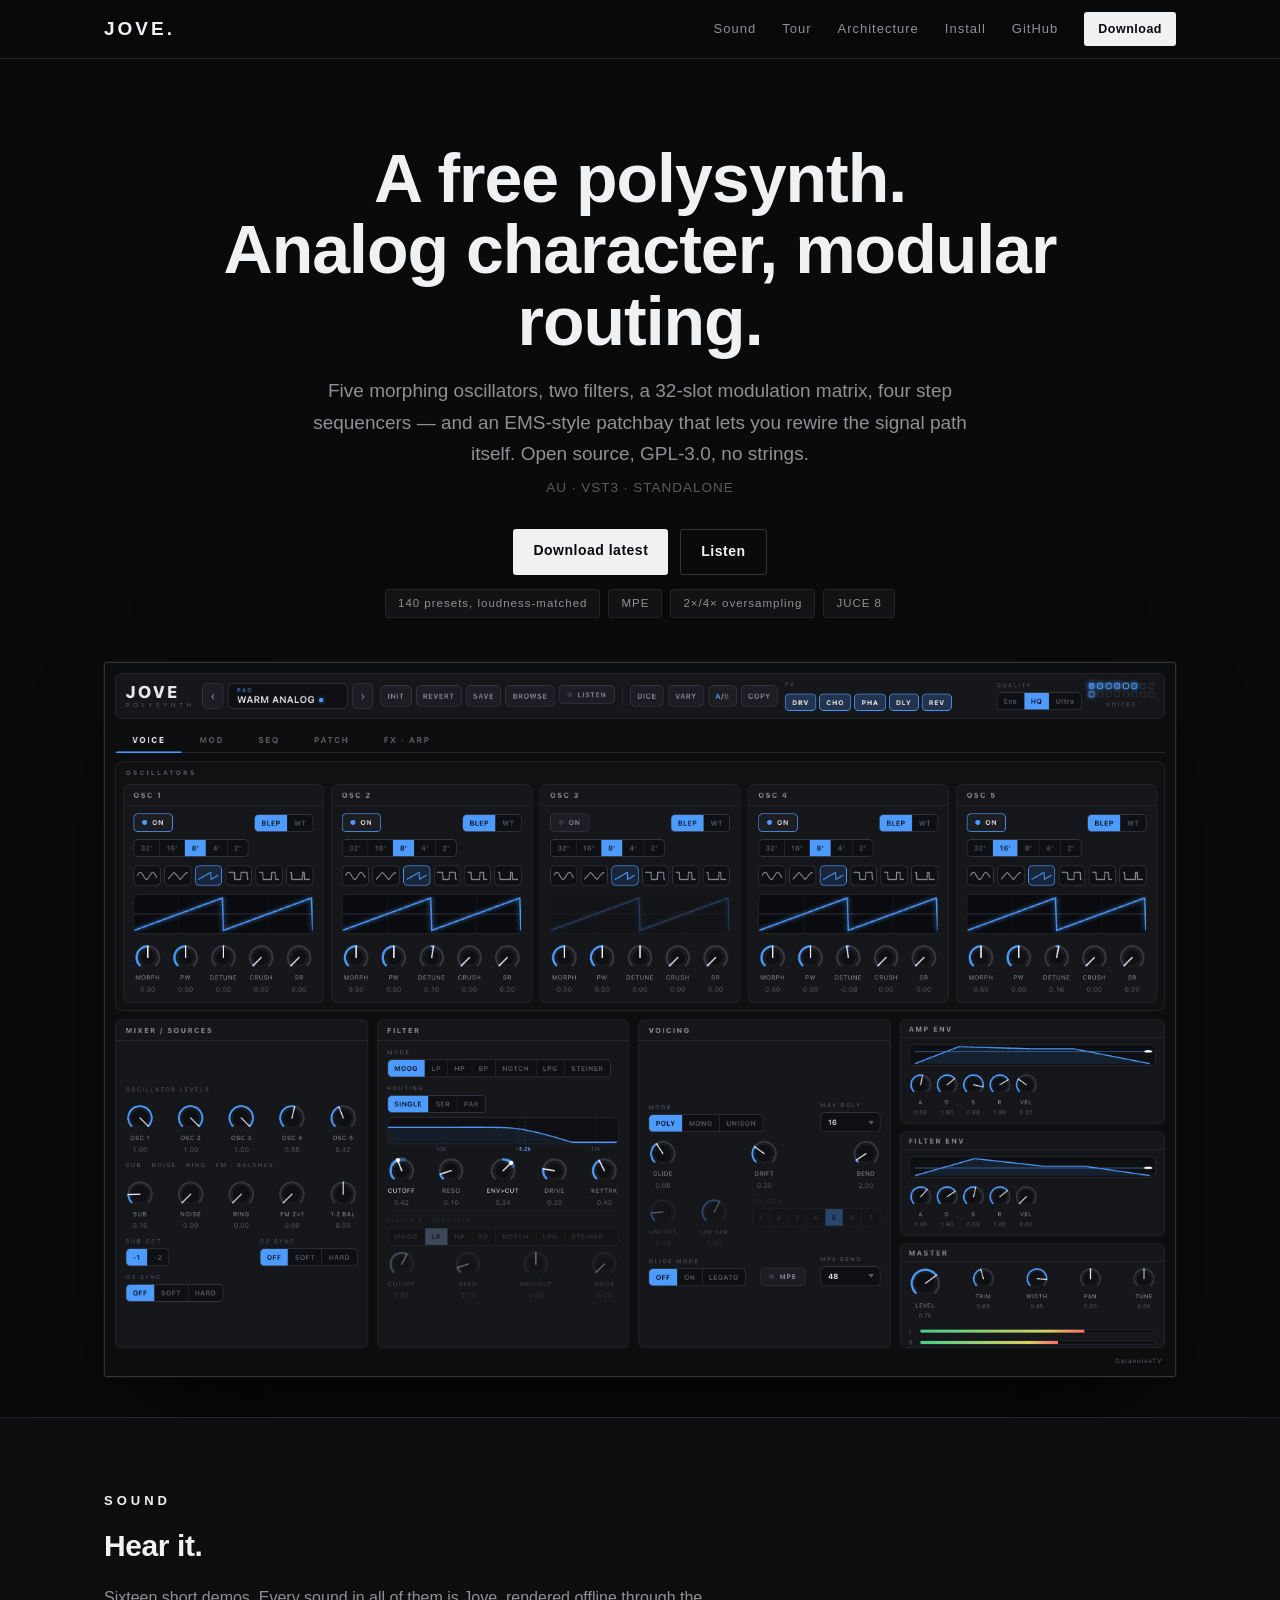
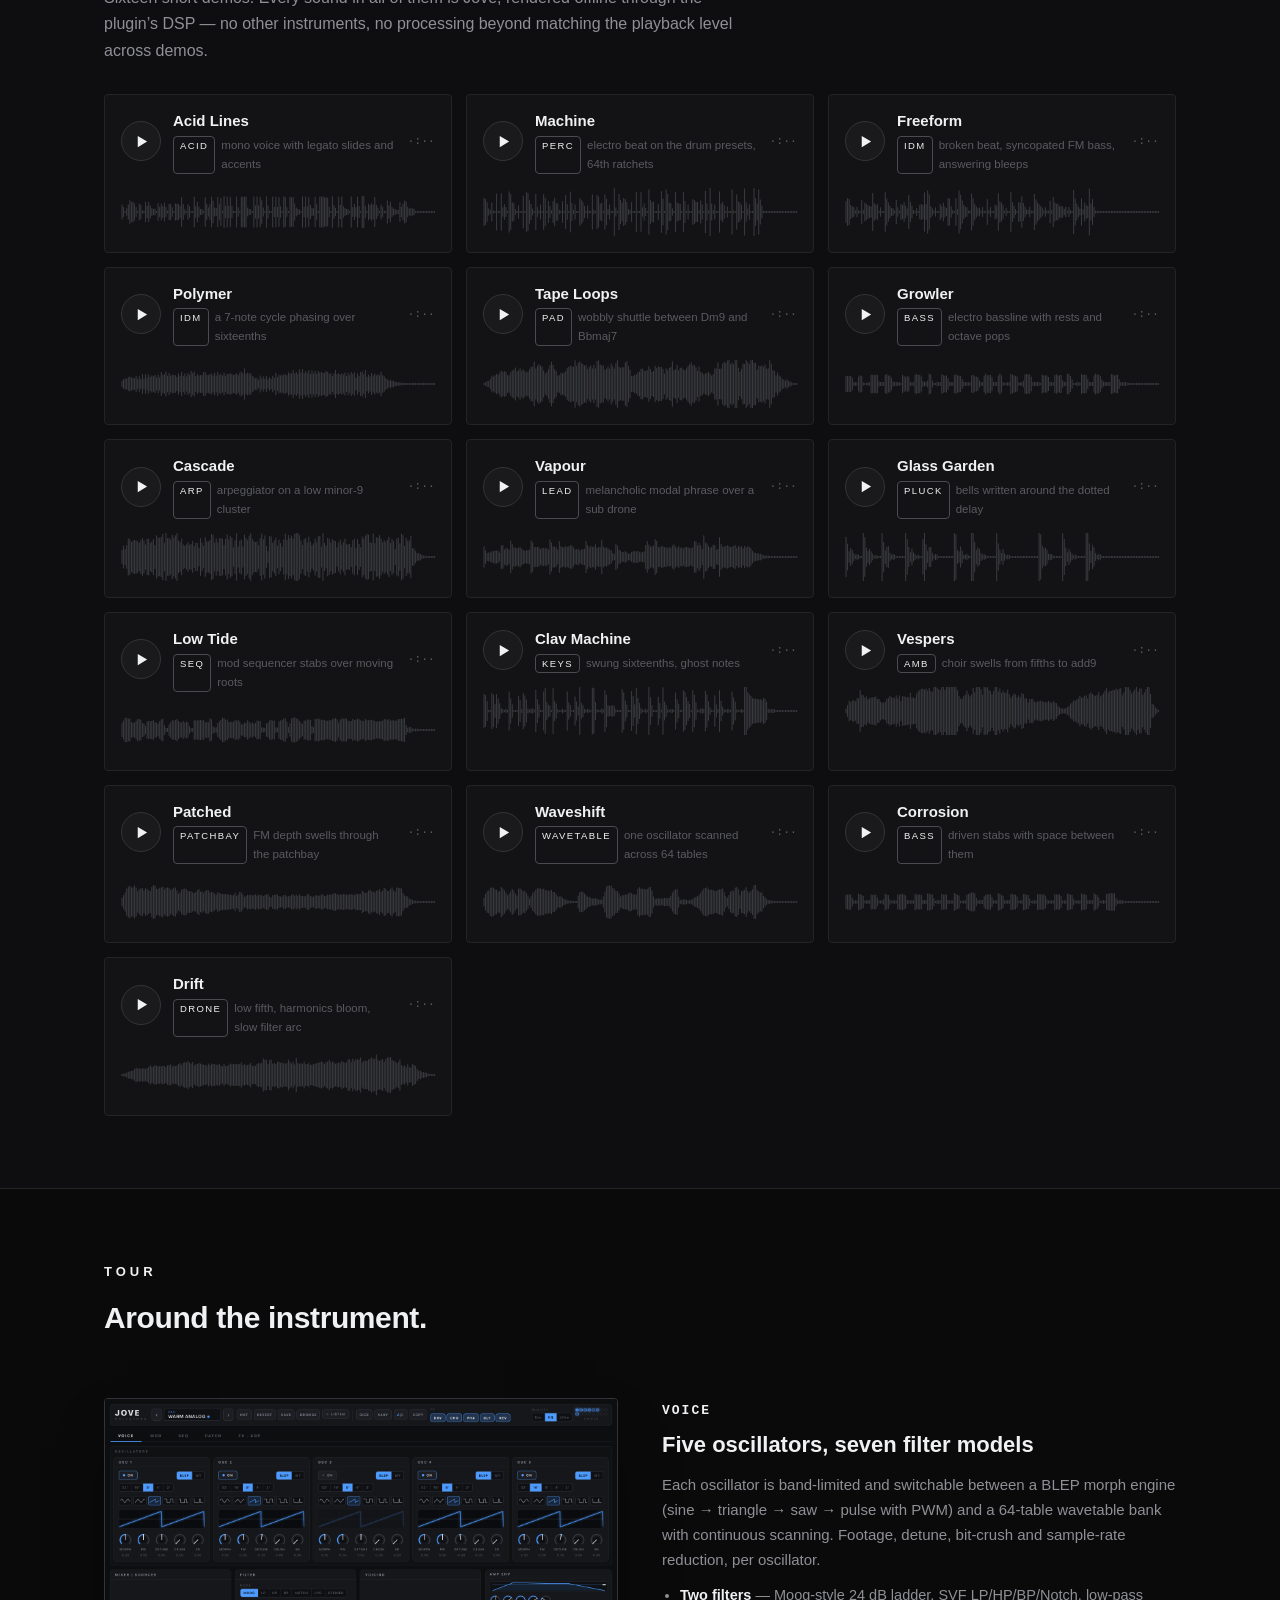
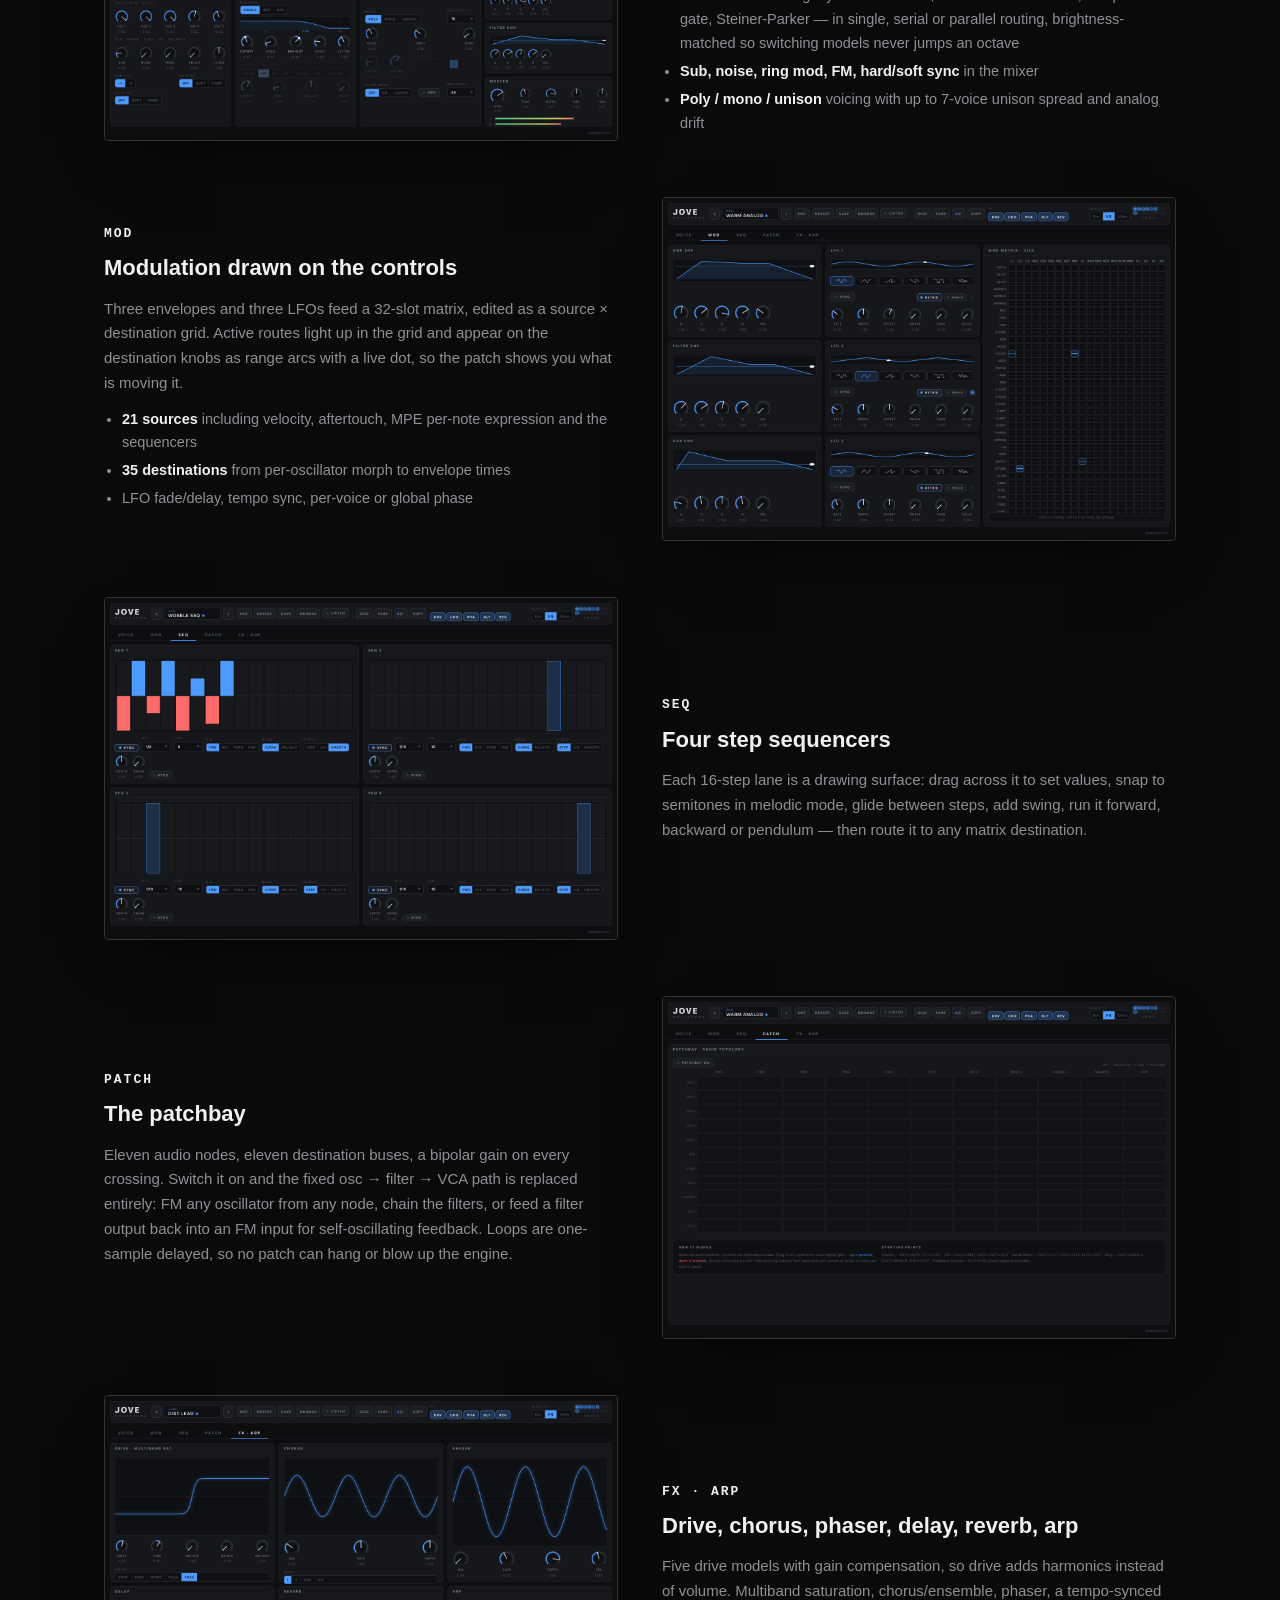
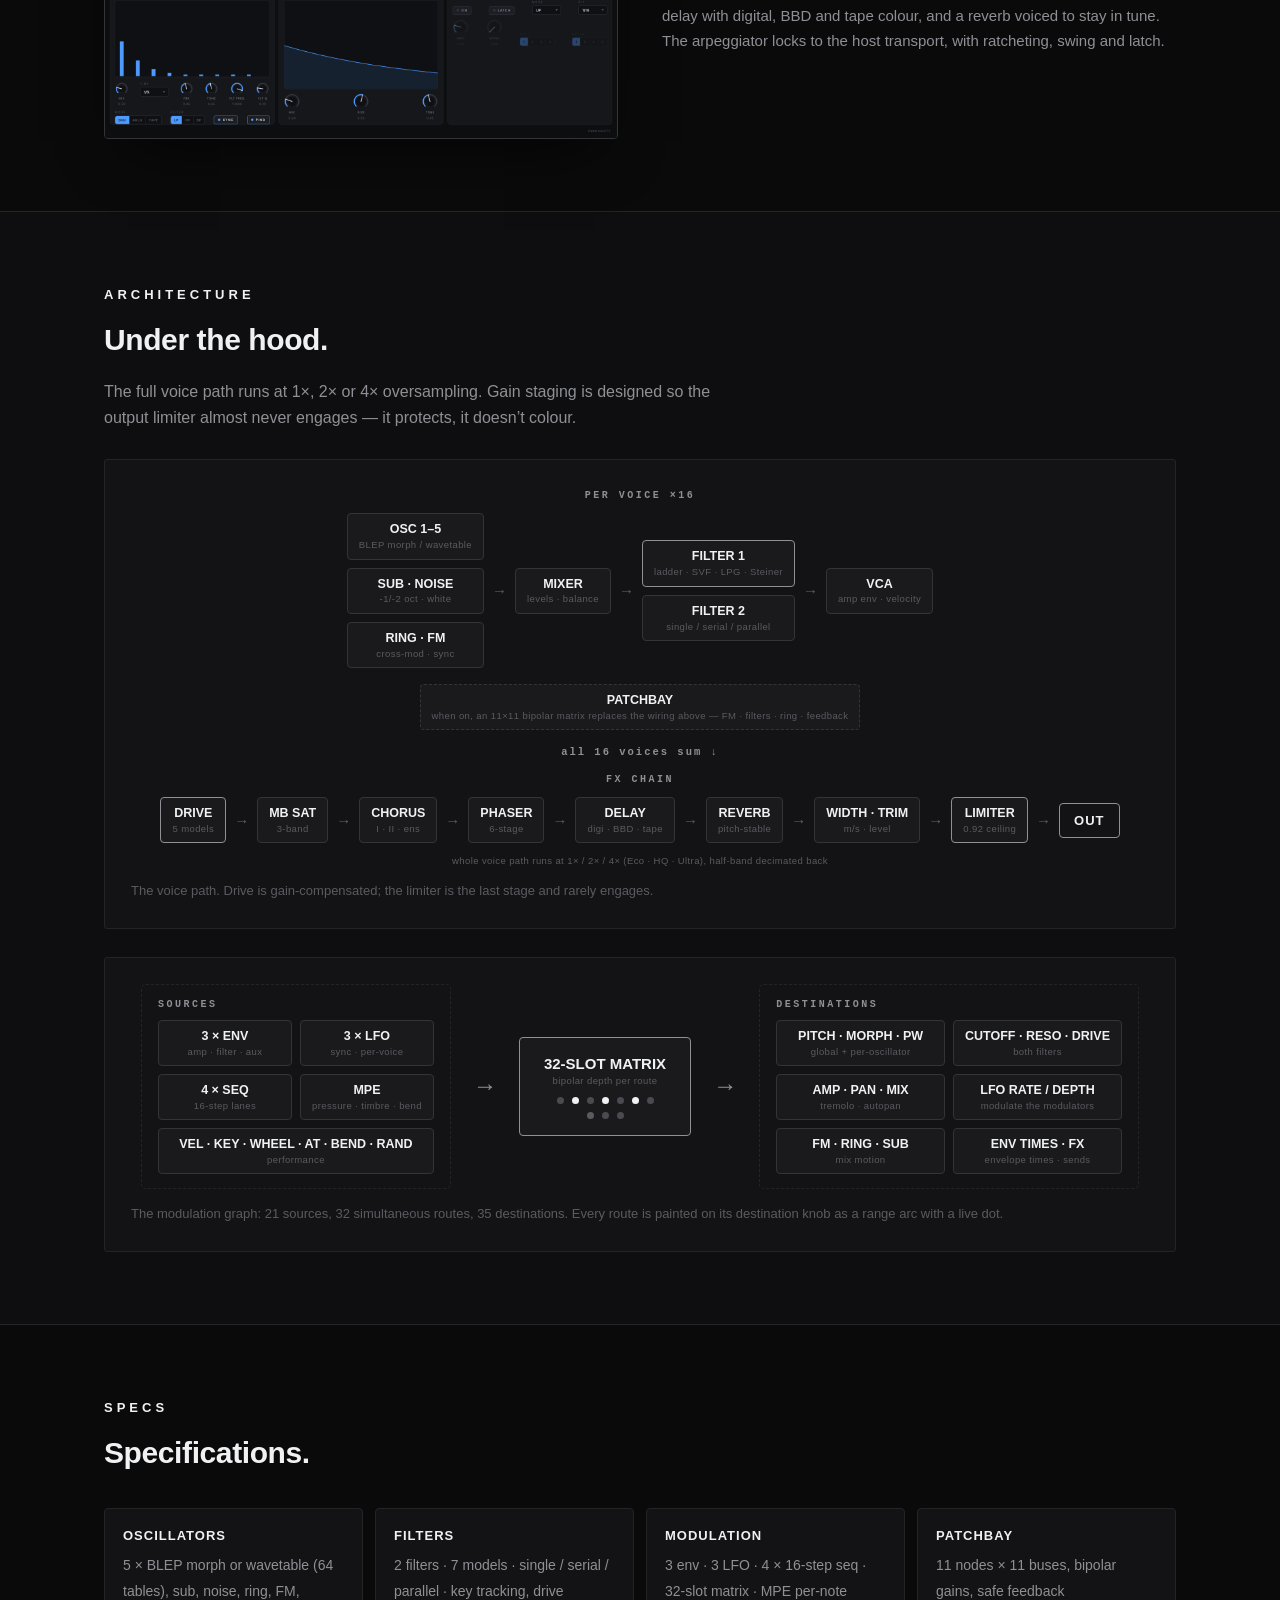
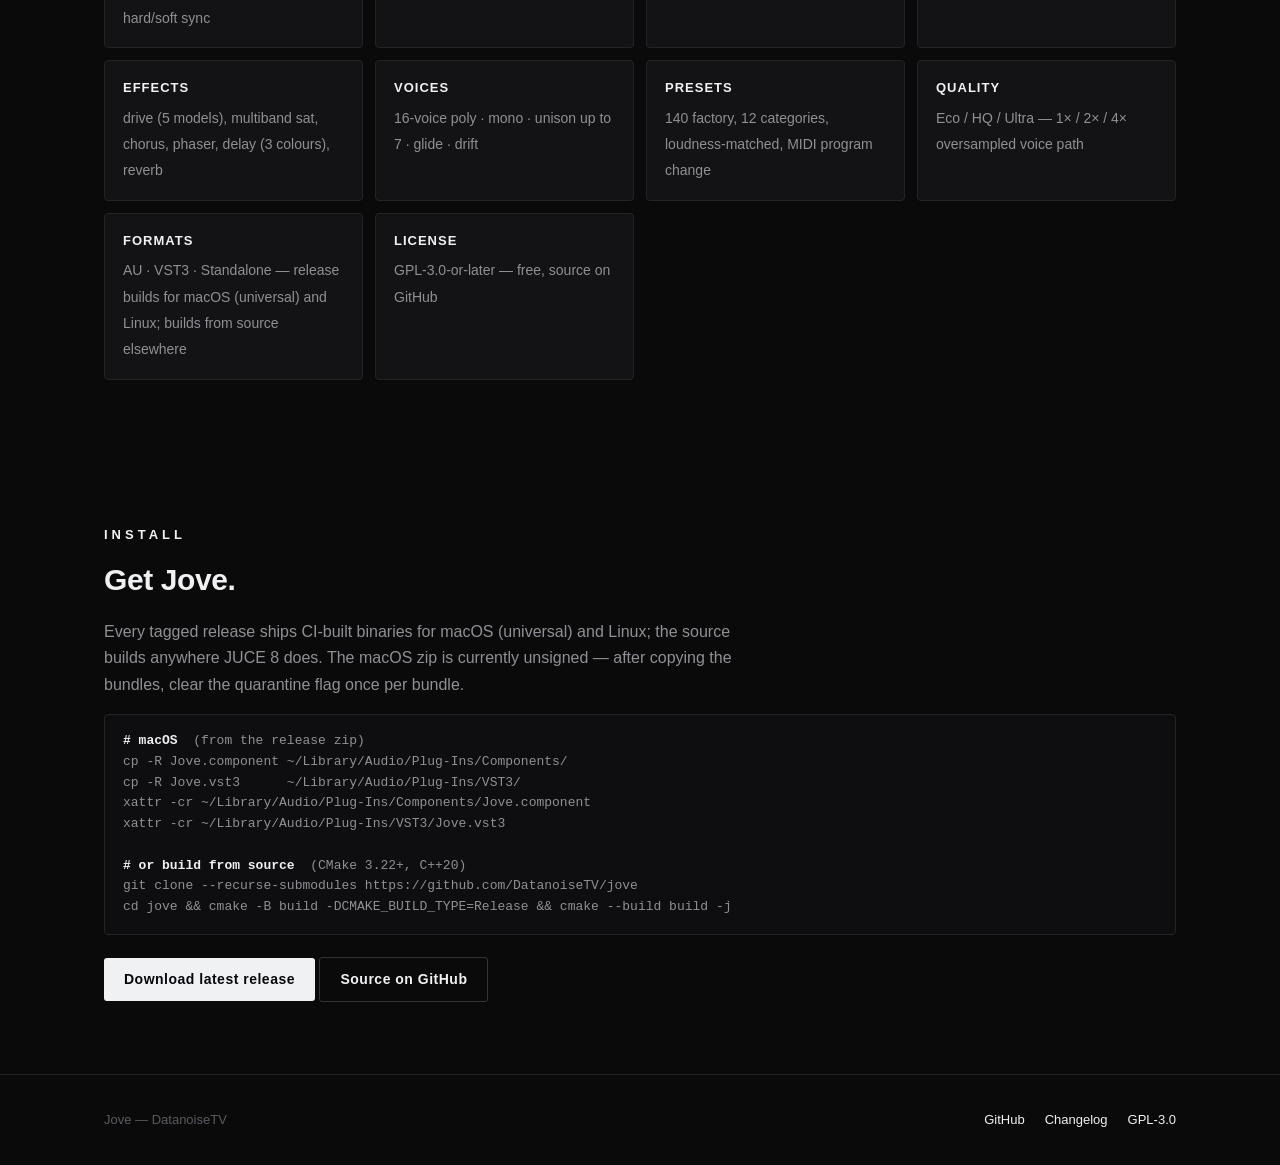
<file: docs/index.html>
<!doctype html>
<html lang="en">
<head>
<meta charset="utf-8">
<meta name="viewport" content="width=device-width, initial-scale=1">
<title>Jove — analog-inspired polysynth</title>
<meta name="description" content="Jove is a free, open-source polysynth: five morphing oscillators, dual filters, a 32-slot mod matrix, four step sequencers and a patchbay that rewires the voice. AU / VST3 / Standalone.">
<meta property="og:title" content="Jove — analog-inspired polysynth">
<meta property="og:description" content="Free, open-source polysynth: five morphing oscillators, dual filters, mod matrix, and a patchbay that rewires the voice. AU / VST3 / Standalone.">
<meta property="og:image" content="https://datanoisetv.github.io/jove/img/voice.png">
<link rel="icon" href="data:image/svg+xml,<svg xmlns='http://www.w3.org/2000/svg' viewBox='0 0 32 32'><rect width='32' height='32' rx='7' fill='%230d0e10'/><text x='16' y='22' font-family='Helvetica' font-weight='800' font-size='16' fill='%23f0f1f3' text-anchor='middle'>J</text></svg>">
<style>
:root{
  --bg:#0a0a0b; --panel:#131315; --panel2:#1a1a1d; --sunk:#0e0e10;
  --line:#242427; --line2:#343438;
  --ink:#f0f1f3; --ink2:#8f9095; --ink3:#5a5b60;
  --accent:#f0f1f3; --accent-dim:#4a4b50; --good:#c9cacd; --hot:#9a9ba0;
}
*{margin:0;padding:0;box-sizing:border-box}
html{scroll-behavior:smooth}
body{background:var(--bg);color:var(--ink);font:16px/1.65 -apple-system,BlinkMacSystemFont,"Segoe UI",Roboto,Helvetica,Arial,sans-serif;-webkit-font-smoothing:antialiased}
a{color:var(--accent);text-decoration:none}
a:hover{text-decoration:underline}
img{max-width:100%;display:block}
.wrap{max-width:1120px;margin:0 auto;padding:0 24px}
section{padding:72px 0}
h2{font-size:13px;letter-spacing:4px;color:var(--accent);text-transform:uppercase;margin-bottom:10px}
h3{font-size:30px;font-weight:750;letter-spacing:-.4px;margin-bottom:14px}
p.lead{color:var(--ink2);max-width:640px}
.kbd{font-family:ui-monospace,SFMono-Regular,Menlo,monospace;font-size:.86em;background:var(--sunk);border:1px solid var(--line);border-radius:3px;padding:2px 7px}

/* ---- nav ---- */
nav{position:sticky;top:0;z-index:50;background:color-mix(in srgb,var(--bg) 86%,transparent);backdrop-filter:blur(12px);border-bottom:1px solid var(--line)}
nav .wrap{display:flex;align-items:center;gap:26px;height:58px}
.logo{font-weight:800;font-size:19px;letter-spacing:3px}
.logo b{color:var(--accent)}
nav a.nl{color:var(--ink2);font-size:13px;letter-spacing:1px}
nav a.nl:hover{color:var(--ink);text-decoration:none}
nav .spacer{flex:1}
.btn{display:inline-block;background:var(--accent);color:#06080c;font-weight:700;font-size:14px;letter-spacing:.5px;padding:10px 20px;border-radius:3px;border:0;cursor:pointer}
.btn:hover{filter:brightness(1.12);text-decoration:none}
.btn.ghost{background:transparent;color:var(--ink);border:1px solid var(--line2)}
.btn.ghost:hover{border-color:var(--accent)}
.btn.sm{padding:7px 14px;font-size:12.5px}

/* ---- hero ---- */
.hero{padding:84px 0 40px;text-align:center}
.hero h1{font-size:clamp(40px,7vw,68px);font-weight:800;letter-spacing:-1px;line-height:1.05}
.hero h1 span{color:var(--accent)}
.hero p.tag{margin:18px auto 8px;font-size:19px;color:var(--ink2);max-width:660px}
.hero .sub{color:var(--ink3);font-size:13.5px;letter-spacing:1px}
.hero .cta{margin:30px 0 14px;display:flex;gap:12px;justify-content:center;flex-wrap:wrap}
.badges{display:flex;gap:8px;justify-content:center;flex-wrap:wrap;margin-top:10px}
.badge{font-size:11.5px;letter-spacing:1px;color:var(--ink2);border:1px solid var(--line);border-radius:3px;padding:4px 12px;background:var(--panel)}
.shot{margin-top:44px;border:1px solid var(--line2);border-radius:3px;overflow:hidden;box-shadow:0 40px 90px -30px rgba(0,0,0,.9), 0 0 0 1px rgba(240,241,243,.05)}
.shot img{width:100%}

/* ---- demos / player ---- */
.demos{background:var(--sunk);border-top:1px solid var(--line);border-bottom:1px solid var(--line)}
.dgrid{display:grid;grid-template-columns:repeat(auto-fill,minmax(320px,1fr));gap:14px;margin-top:30px}
.dcard{background:var(--panel);border:1px solid var(--line);border-radius:4px;padding:14px 16px;transition:border-color .15s}
.dcard:hover{border-color:var(--line2)}
.dcard.playing{border-color:var(--accent)}
.dcard.feature{grid-column:1/-1}
.dcard.feature .wave{height:72px}
.dtop{display:flex;align-items:center;gap:12px}
.pbtn{width:40px;height:40px;flex:0 0 40px;border-radius:50%;border:1px solid var(--line2);background:var(--panel2);cursor:pointer;display:grid;place-items:center;transition:all .15s}
.pbtn:hover{border-color:var(--accent)}
.pbtn svg{width:15px;height:15px;fill:var(--ink)}
.dcard.playing .pbtn{background:var(--accent);border-color:var(--accent)}
.dcard.playing .pbtn svg{fill:#06080c}
.dmeta{min-width:0}
.dname{font-weight:650;font-size:15px;white-space:nowrap;overflow:hidden;text-overflow:ellipsis}
.dtags{display:flex;gap:6px;margin-top:2px}
.chip{font-size:9.5px;letter-spacing:1.4px;color:var(--accent);border:1px solid var(--accent-dim);border-radius:4px;padding:1px 6px}
.chip.g{color:var(--good);border-color:#1e5c40}
.dtime{margin-left:auto;font-family:ui-monospace,Menlo,monospace;font-size:11.5px;color:var(--ink3)}
.wave{margin-top:12px;height:52px;width:100%;cursor:pointer;display:block}

/* ---- tabs / features ---- */
.feat{display:grid;grid-template-columns:1fr 1fr;gap:44px;align-items:center;margin-top:56px}
.feat:nth-child(even) .fimg{order:2}
.feat .fimg{border:1px solid var(--line2);border-radius:4px;overflow:hidden;box-shadow:0 26px 60px -24px rgba(0,0,0,.8)}
.feat h4{font-size:22px;font-weight:700;margin-bottom:10px}
.feat h4 i{font-style:normal;color:var(--accent);font-family:ui-monospace,Menlo,monospace;font-size:13px;letter-spacing:2px;display:block;margin-bottom:6px}
.feat p{color:var(--ink2);font-size:15px}
.feat ul{margin:12px 0 0 18px;color:var(--ink2);font-size:14.5px}
.feat li{margin:4px 0}
.feat li b{color:var(--ink);font-weight:600}

/* ---- architecture ---- */
.arch{background:var(--sunk);border-top:1px solid var(--line);border-bottom:1px solid var(--line)}
.diagram{background:var(--panel);border:1px solid var(--line);border-radius:3px;padding:26px;margin-top:28px;overflow-x:auto}

.diagram figcaption{margin-top:14px;color:var(--ink3);font-size:13px}
.dgtitle{font:700 10px ui-monospace,Menlo,monospace;letter-spacing:2.5px;color:var(--ink2);margin:4px 0 12px;text-align:center}
.crow{display:flex;align-items:center;justify-content:center;gap:8px;flex-wrap:wrap}
.fstack{display:flex;flex-direction:column;gap:8px}
.fbox{background:var(--panel2);border:1px solid var(--line2);border-radius:4px;padding:7px 11px;text-align:center;white-space:nowrap}
.fbox b{display:block;font:600 12.5px/1.35 -apple-system,'Segoe UI',sans-serif;color:var(--ink)}
.fbox span{display:block;font:500 9.5px/1.4 -apple-system,'Segoe UI',sans-serif;letter-spacing:.4px;color:var(--ink3)}
.fbox.hot{border-color:var(--ink2)}
.fbox.dash{border-style:dashed}
.fbox.pb{margin:16px auto 0;width:max-content;max-width:100%}
.fbox.big{padding:16px 24px}
.fbox.big b{font-size:15px}
.ar{color:var(--ink3);font-size:15px;line-height:1;user-select:none}
.ar.big{font-size:24px;color:var(--ink2)}
.sumline{font:600 10.5px ui-monospace,Menlo,monospace;letter-spacing:2px;color:var(--ink2);text-align:center;margin:16px 0}
.fgrp{border:1px dashed var(--line);border-radius:5px;padding:14px 16px}
.fgrp h5{font:700 10px ui-monospace,Menlo,monospace;letter-spacing:2.5px;color:var(--ink2);margin:0 0 10px}
.fpair{display:grid;grid-template-columns:1fr 1fr;gap:8px}
.fbox.wide{margin-top:8px}
.fnote{font:500 9.5px -apple-system,'Segoe UI',sans-serif;letter-spacing:.4px;color:var(--ink3)}
.fnote.center{text-align:center;margin-top:12px}
.fout{font:700 13px -apple-system,'Segoe UI',sans-serif;color:var(--ink);letter-spacing:1px;border:1px solid var(--ink2);border-radius:4px;padding:9px 14px}
.crow.wideg{gap:22px}
.dots{display:flex;gap:8px;justify-content:center;margin-top:10px;flex-wrap:wrap;max-width:110px;margin-left:auto;margin-right:auto}
.dots i{width:7px;height:7px;border-radius:50%;background:var(--accent-dim)}
.dots i.a{background:var(--ink)}
.dots i.h{background:var(--ink3)}

/* ---- specs ---- */
.specs{display:grid;grid-template-columns:repeat(auto-fill,minmax(240px,1fr));gap:12px;margin-top:30px}
.spec{background:var(--panel);border:1px solid var(--line);border-radius:4px;padding:16px 18px}
.spec b{display:block;font-size:13px;letter-spacing:1px;color:var(--accent);margin-bottom:6px;text-transform:uppercase}
.spec span{color:var(--ink2);font-size:14px}

/* ---- get / footer ---- */
.get pre{background:var(--sunk);border:1px solid var(--line);border-radius:4px;padding:16px 18px;overflow-x:auto;font:13px/1.6 ui-monospace,Menlo,monospace;color:var(--ink2);margin-top:16px}
.get pre b{color:var(--ink)}
footer{border-top:1px solid var(--line);padding:34px 0;color:var(--ink3);font-size:13px}
footer .wrap{display:flex;gap:20px;flex-wrap:wrap;align-items:center}
footer .spacer{flex:1}
@media(max-width:820px){.feat{grid-template-columns:1fr}.feat:nth-child(even) .fimg{order:0}section{padding:52px 0}}
</style>
</head>
<body>

<nav><div class="wrap">
  <span class="logo">JOVE<b>.</b></span>
  <span class="spacer"></span>
  <a class="nl" href="#demos">Sound</a>
  <a class="nl" href="#tour">Tour</a>
  <a class="nl" href="#architecture">Architecture</a>
  <a class="nl" href="#get">Install</a>
  <a class="nl" href="https://github.com/DatanoiseTV/jove">GitHub</a>
  <a class="btn sm" href="https://github.com/DatanoiseTV/jove/releases/latest">Download</a>
</div></nav>

<header class="hero"><div class="wrap">
  <h1>A free polysynth.<br>Analog character, <span>modular routing</span>.</h1>
  <p class="tag">Five morphing oscillators, two filters, a 32-slot modulation matrix, four step
     sequencers — and an EMS-style patchbay that lets you rewire the signal path itself.
     Open source, GPL-3.0, no strings.</p>
  <p class="sub">AU &middot; VST3 &middot; STANDALONE</p>
  <div class="cta">
    <a class="btn" href="https://github.com/DatanoiseTV/jove/releases/latest">Download latest</a>
    <a class="btn ghost" href="#demos">Listen</a>
  </div>
  <div class="badges">
    <span class="badge">140 presets, loudness-matched</span>
    <span class="badge">MPE</span>
    <span class="badge">2&times;/4&times; oversampling</span>
    <span class="badge">JUCE 8</span>
  </div>
  <figure class="shot"><img src="img/voice.png" alt="Jove voice tab: five oscillators, mixer, filter, voicing, envelopes and master section" loading="eager"></figure>
</div></header>

<section class="demos" id="demos"><div class="wrap">
  <h2>Sound</h2>
  <h3>Hear it.</h3>
  <p class="lead">Sixteen short demos. Every sound in all of them is Jove, rendered offline
     through the plugin’s DSP — no other instruments, no processing beyond
     matching the playback level across demos.</p>
  <div class="dgrid" id="dgrid"></div>
</div></section>

<section id="tour"><div class="wrap">
  <h2>Tour</h2>
  <h3>Around the instrument.</h3>

  <div class="feat">
    <div class="fimg"><img src="img/voice.png" alt="Voice tab" loading="lazy"></div>
    <div>
      <h4><i>VOICE</i>Five oscillators, seven filter models</h4>
      <p>Each oscillator is band-limited and switchable between a BLEP morph engine
         (sine &rarr; triangle &rarr; saw &rarr; pulse with PWM) and a 64-table wavetable bank with
         continuous scanning. Footage, detune, bit-crush and sample-rate reduction, per oscillator.</p>
      <ul>
        <li><b>Two filters</b> — Moog-style 24 dB ladder, SVF LP/HP/BP/Notch, low-pass gate,
            Steiner-Parker — in single, serial or parallel routing, brightness-matched so
            switching models never jumps an octave</li>
        <li><b>Sub, noise, ring mod, FM, hard/soft sync</b> in the mixer</li>
        <li><b>Poly / mono / unison</b> voicing with up to 7-voice unison spread and analog drift</li>
      </ul>
    </div>
  </div>

  <div class="feat">
    <div class="fimg"><img src="img/mod.png" alt="Mod tab" loading="lazy"></div>
    <div>
      <h4><i>MOD</i>Modulation drawn on the controls</h4>
      <p>Three envelopes and three LFOs feed a 32-slot matrix, edited as a source &times;
         destination grid. Active routes light up in the grid and appear on the destination
         knobs as range arcs with a live dot, so the patch shows you what is moving it.</p>
      <ul>
        <li><b>21 sources</b> including velocity, aftertouch, MPE per-note expression and the sequencers</li>
        <li><b>35 destinations</b> from per-oscillator morph to envelope times</li>
        <li>LFO fade/delay, tempo sync, per-voice or global phase</li>
      </ul>
    </div>
  </div>

  <div class="feat">
    <div class="fimg"><img src="img/seq.png" alt="Seq tab" loading="lazy"></div>
    <div>
      <h4><i>SEQ</i>Four step sequencers</h4>
      <p>Each 16-step lane is a drawing surface: drag across it to set values, snap to
         semitones in melodic mode, glide between steps, add swing, run it forward, backward
         or pendulum — then route it to any matrix destination.</p>
    </div>
  </div>

  <div class="feat">
    <div class="fimg"><img src="img/patch.png" alt="Patchbay tab" loading="lazy"></div>
    <div>
      <h4><i>PATCH</i>The patchbay</h4>
      <p>Eleven audio nodes, eleven destination buses, a bipolar gain on every crossing.
         Switch it on and the fixed osc &rarr; filter &rarr; VCA path is replaced entirely: FM any
         oscillator from any node, chain the filters, or feed a filter output back into an FM
         input for self-oscillating feedback. Loops are one-sample delayed, so no patch can
         hang or blow up the engine.</p>
    </div>
  </div>

  <div class="feat">
    <div class="fimg"><img src="img/fx.png" alt="FX tab" loading="lazy"></div>
    <div>
      <h4><i>FX &middot; ARP</i>Drive, chorus, phaser, delay, reverb, arp</h4>
      <p>Five drive models with gain compensation, so drive adds harmonics instead of
         volume. Multiband saturation, chorus/ensemble, phaser, a tempo-synced delay with
         digital, BBD and tape colour, and a reverb voiced to stay in tune. The arpeggiator
         locks to the host transport, with ratcheting, swing and latch.</p>
    </div>
  </div>
</div></section>

<section class="arch" id="architecture"><div class="wrap">
  <h2>Architecture</h2>
  <h3>Under the hood.</h3>
  <p class="lead">The full voice path runs at 1&times;, 2&times; or 4&times; oversampling. Gain staging is
     designed so the output limiter almost never engages — it protects, it doesn’t colour.</p>

  <figure class="diagram" id="dg-flow">
    <div class="dgtitle">PER VOICE &#215;16</div>
    <div class="crow">
      <div class="fstack">
        <div class="fbox"><b>OSC 1&#8211;5</b><span>BLEP morph / wavetable</span></div>
        <div class="fbox"><b>SUB &middot; NOISE</b><span>-1/-2 oct &middot; white</span></div>
        <div class="fbox"><b>RING &middot; FM</b><span>cross-mod &middot; sync</span></div>
      </div>
      <span class="ar">&#8594;</span>
      <div class="fbox"><b>MIXER</b><span>levels &middot; balance</span></div>
      <span class="ar">&#8594;</span>
      <div class="fstack">
        <div class="fbox hot"><b>FILTER 1</b><span>ladder &middot; SVF &middot; LPG &middot; Steiner</span></div>
        <div class="fbox"><b>FILTER 2</b><span>single / serial / parallel</span></div>
      </div>
      <span class="ar">&#8594;</span>
      <div class="fbox"><b>VCA</b><span>amp env &middot; velocity</span></div>
    </div>
    <div class="fbox dash pb"><b>PATCHBAY</b><span>when on, an 11&#215;11 bipolar matrix replaces the wiring above &mdash; FM &middot; filters &middot; ring &middot; feedback</span></div>
    <div class="sumline">all 16 voices sum &#8595;</div>
    <div class="dgtitle">FX CHAIN</div>
    <div class="crow">
      <div class="fbox hot"><b>DRIVE</b><span>5 models</span></div>
      <span class="ar">&#8594;</span>
      <div class="fbox"><b>MB SAT</b><span>3-band</span></div>
      <span class="ar">&#8594;</span>
      <div class="fbox"><b>CHORUS</b><span>I &middot; II &middot; ens</span></div>
      <span class="ar">&#8594;</span>
      <div class="fbox"><b>PHASER</b><span>6-stage</span></div>
      <span class="ar">&#8594;</span>
      <div class="fbox"><b>DELAY</b><span>digi &middot; BBD &middot; tape</span></div>
      <span class="ar">&#8594;</span>
      <div class="fbox"><b>REVERB</b><span>pitch-stable</span></div>
      <span class="ar">&#8594;</span>
      <div class="fbox"><b>WIDTH &middot; TRIM</b><span>m/s &middot; level</span></div>
      <span class="ar">&#8594;</span>
      <div class="fbox hot"><b>LIMITER</b><span>0.92 ceiling</span></div>
      <span class="ar">&#8594;</span>
      <div class="fout">OUT</div>
    </div>
    <div class="fnote center">whole voice path runs at 1&#215; / 2&#215; / 4&#215; (Eco &middot; HQ &middot; Ultra), half-band decimated back</div>
    <figcaption>The voice path. Drive is gain-compensated; the limiter is the last stage and rarely engages.</figcaption>
  </figure>

  <figure class="diagram" id="dg-mod">
    <div class="crow wideg">
      <div class="fgrp">
        <h5>SOURCES</h5>
        <div class="fpair">
          <div class="fbox"><b>3 &#215; ENV</b><span>amp &middot; filter &middot; aux</span></div>
          <div class="fbox"><b>3 &#215; LFO</b><span>sync &middot; per-voice</span></div>
          <div class="fbox"><b>4 &#215; SEQ</b><span>16-step lanes</span></div>
          <div class="fbox"><b>MPE</b><span>pressure &middot; timbre &middot; bend</span></div>
        </div>
        <div class="fbox wide"><b>VEL &middot; KEY &middot; WHEEL &middot; AT &middot; BEND &middot; RAND</b><span>performance</span></div>
      </div>
      <span class="ar big">&#8594;</span>
      <div class="fbox hot big"><b>32-SLOT MATRIX</b><span>bipolar depth per route</span>
        <div class="dots"><i></i><i class="a"></i><i></i><i class="a"></i><i></i><i class="a"></i><i></i><i class="h"></i><i></i><i></i></div>
      </div>
      <span class="ar big">&#8594;</span>
      <div class="fgrp">
        <h5>DESTINATIONS</h5>
        <div class="fpair">
          <div class="fbox"><b>PITCH &middot; MORPH &middot; PW</b><span>global + per-oscillator</span></div>
          <div class="fbox"><b>CUTOFF &middot; RESO &middot; DRIVE</b><span>both filters</span></div>
          <div class="fbox"><b>AMP &middot; PAN &middot; MIX</b><span>tremolo &middot; autopan</span></div>
          <div class="fbox"><b>LFO RATE / DEPTH</b><span>modulate the modulators</span></div>
          <div class="fbox"><b>FM &middot; RING &middot; SUB</b><span>mix motion</span></div>
          <div class="fbox"><b>ENV TIMES &middot; FX</b><span>envelope times &middot; sends</span></div>
        </div>
      </div>
    </div>
    <figcaption>The modulation graph: 21 sources, 32 simultaneous routes, 35 destinations. Every route
    is painted on its destination knob as a range arc with a live dot.</figcaption>
  </figure>
</div></section>

<section><div class="wrap">
  <h2>Specs</h2>
  <h3>Specifications.</h3>
  <div class="specs">
    <div class="spec"><b>Oscillators</b><span>5 &times; BLEP morph or wavetable (64 tables), sub, noise, ring, FM, hard/soft sync</span></div>
    <div class="spec"><b>Filters</b><span>2 filters &middot; 7 models &middot; single / serial / parallel &middot; key tracking, drive</span></div>
    <div class="spec"><b>Modulation</b><span>3 env &middot; 3 LFO &middot; 4 &times; 16-step seq &middot; 32-slot matrix &middot; MPE per-note</span></div>
    <div class="spec"><b>Patchbay</b><span>11 nodes &times; 11 buses, bipolar gains, safe feedback</span></div>
    <div class="spec"><b>Effects</b><span>drive (5 models), multiband sat, chorus, phaser, delay (3 colours), reverb</span></div>
    <div class="spec"><b>Voices</b><span>16-voice poly &middot; mono &middot; unison up to 7 &middot; glide &middot; drift</span></div>
    <div class="spec"><b>Presets</b><span>140 factory, 12 categories, loudness-matched, MIDI program change</span></div>
    <div class="spec"><b>Quality</b><span>Eco / HQ / Ultra &mdash; 1&times; / 2&times; / 4&times; oversampled voice path</span></div>
    <div class="spec"><b>Formats</b><span>AU &middot; VST3 &middot; Standalone &mdash; release builds for macOS (universal) and Linux; builds from source elsewhere</span></div>
    <div class="spec"><b>License</b><span>GPL-3.0-or-later &mdash; free, source on GitHub</span></div>
  </div>
</div></section>

<section class="get" id="get"><div class="wrap">
  <h2>Install</h2>
  <h3>Get Jove.</h3>
  <p class="lead">Every tagged release ships CI-built binaries for macOS (universal) and Linux;
     the source builds anywhere JUCE 8 does. The macOS zip is currently unsigned — after
     copying the bundles, clear the quarantine flag once per bundle.</p>
  <pre><b># macOS</b>  (from the release zip)
cp -R Jove.component ~/Library/Audio/Plug-Ins/Components/
cp -R Jove.vst3      ~/Library/Audio/Plug-Ins/VST3/
xattr -cr ~/Library/Audio/Plug-Ins/Components/Jove.component
xattr -cr ~/Library/Audio/Plug-Ins/VST3/Jove.vst3

<b># or build from source</b>  (CMake 3.22+, C++20)
git clone --recurse-submodules https://github.com/DatanoiseTV/jove
cd jove &amp;&amp; cmake -B build -DCMAKE_BUILD_TYPE=Release &amp;&amp; cmake --build build -j</pre>
  <div class="cta" style="margin-top:22px">
    <a class="btn" href="https://github.com/DatanoiseTV/jove/releases/latest">Download latest release</a>
    <a class="btn ghost" href="https://github.com/DatanoiseTV/jove">Source on GitHub</a>
  </div>
</div></section>

<footer><div class="wrap">
  <span>Jove &mdash; DatanoiseTV</span>
  <span class="spacer"></span>
  <a href="https://github.com/DatanoiseTV/jove">GitHub</a>
  <a href="https://github.com/DatanoiseTV/jove/blob/main/CHANGELOG.md">Changelog</a>
  <a href="https://github.com/DatanoiseTV/jove/blob/main/LICENSE">GPL-3.0</a>
</div></footer>

<script>
const DEMOS = [
  { id:"acid-lines",   name:"Acid Lines",   cat:"ACID",  note:"mono voice with legato slides and accents" },
  { id:"machine",      name:"Machine",      cat:"PERC",  note:"electro beat on the drum presets, 64th ratchets" },
  { id:"freeform",     name:"Freeform",     cat:"IDM",   note:"broken beat, syncopated FM bass, answering bleeps" },
  { id:"polymer",      name:"Polymer",      cat:"IDM",   note:"a 7-note cycle phasing over sixteenths" },
  { id:"tape-loops",   name:"Tape Loops",   cat:"PAD",   note:"wobbly shuttle between Dm9 and Bbmaj7" },
  { id:"growler",      name:"Growler",      cat:"BASS",  note:"electro bassline with rests and octave pops" },
  { id:"cascade",      name:"Cascade",      cat:"ARP",   note:"arpeggiator on a low minor-9 cluster" },
  { id:"vapour",       name:"Vapour",       cat:"LEAD",  note:"melancholic modal phrase over a sub drone" },
  { id:"glass-garden", name:"Glass Garden", cat:"PLUCK", note:"bells written around the dotted delay" },
  { id:"low-tide",     name:"Low Tide",     cat:"SEQ",   note:"mod sequencer stabs over moving roots" },
  { id:"clav-machine", name:"Clav Machine", cat:"KEYS",  note:"swung sixteenths, ghost notes" },
  { id:"vespers",      name:"Vespers",      cat:"AMB",   note:"choir swells from fifths to add9" },
  { id:"patched",      name:"Patched",      cat:"PATCHBAY", note:"FM depth swells through the patchbay" },
  { id:"waveshift",    name:"Waveshift",    cat:"WAVETABLE", note:"one oscillator scanned across 64 tables" },
  { id:"corrosion",    name:"Corrosion",    cat:"BASS",  note:"driven stabs with space between them" },
  { id:"drift",        name:"Drift",        cat:"DRONE", note:"low fifth, harmonics bloom, slow filter arc" },
];

const grid = document.getElementById("dgrid");
const audio = new Audio();
audio.preload = "none";
let current = null;   // {id, card, canvas}
let peaks = {};
fetch("audio/peaks.json").then(r => r.json()).then(j => { peaks = j; drawAll(); }).catch(() => {});

const fmt = (s) => isFinite(s) ? `${Math.floor(s/60)}:${String(Math.floor(s%60)).padStart(2,"0")}` : "·:··";

function drawWave(cv, id, progress) {
  const dpr = window.devicePixelRatio || 1;
  const w = cv.clientWidth, h = cv.clientHeight;
  if (cv.width !== w*dpr) { cv.width = w*dpr; cv.height = h*dpr; }
  const ctx = cv.getContext("2d");
  ctx.setTransform(dpr,0,0,dpr,0,0);
  ctx.clearRect(0,0,w,h);
  const pk = peaks[id];
  const n = pk ? pk.length : 200;
  const bw = w / n;
  for (let i = 0; i < n; i++) {
    const v = pk ? pk[i] : 0.06;
    const bh = Math.max(2, v * (h - 4));
    const played = (i / n) < progress;
    ctx.fillStyle = played ? "#e6e7ea" : "#3b3c41";
    ctx.fillRect(i*bw + 0.5, (h - bh) / 2, Math.max(1, bw - 1.6), bh);
  }
}
function drawAll(){ document.querySelectorAll(".wave").forEach(cv => drawWave(cv, cv.dataset.id, cv.dataset.id === (current&&current.id) ? (audio.currentTime/audio.duration||0) : 0)); }

DEMOS.forEach(d => {
  const card = document.createElement("div");
  card.className = "dcard" + (d.feature ? " feature" : "");
  card.innerHTML = `
    <div class="dtop">
      <button class="pbtn" aria-label="play ${d.name}">
        <svg viewBox="0 0 16 16"><path class="ip" d="M4 2 L14 8 L4 14 z"/></svg>
      </button>
      <div class="dmeta">
        <div class="dname">${d.name}</div>
        <div class="dtags"><span class="chip">${d.cat}</span><span style="font-size:11.5px;color:var(--ink3)">${d.note}</span></div>
      </div>
      <span class="dtime">·:··</span>
    </div>
    <canvas class="wave" data-id="${d.id}" aria-hidden="true"></canvas>`;
  grid.appendChild(card);
  const btn = card.querySelector(".pbtn"), cv = card.querySelector(".wave"), time = card.querySelector(".dtime");

  const setIcon = (playing) => {
    btn.querySelector(".ip").setAttribute("d", playing ? "M3 2h3.6v12H3zM9.4 2H13v12H9.4z" : "M4 2 L14 8 L4 14 z");
  };
  const stopUI = () => { card.classList.remove("playing"); setIcon(false); };

  const toggle = () => {
    if (current && current.id === d.id && !audio.paused) { audio.pause(); return; }
    if (current) current.stopUI();
    current = { id: d.id, stopUI, card, cv, time };
    card.classList.add("playing"); setIcon(true);
    if (!audio.src.endsWith(d.id + ".m4a")) audio.src = "audio/" + d.id + ".m4a";
    audio.play().catch(() => stopUI());
  };
  btn.addEventListener("click", toggle);
  cv.addEventListener("click", (e) => {
    const r = cv.getBoundingClientRect();
    const frac = (e.clientX - r.left) / r.width;
    if (!current || current.id !== d.id) toggle();
    const seek = () => { if (isFinite(audio.duration)) audio.currentTime = frac * audio.duration; };
    if (isFinite(audio.duration) && current && current.id === d.id) seek();
    else audio.addEventListener("loadedmetadata", seek, { once: true });
  });
});

audio.addEventListener("pause", () => { if (current) current.stopUI(); });
audio.addEventListener("ended", () => { if (current) { current.stopUI(); drawWave(current.cv, current.id, 0); current = null; } });
audio.addEventListener("loadedmetadata", () => { if (current) current.time.textContent = fmt(audio.duration); });
setInterval(() => {
  if (current && !audio.paused) {
    drawWave(current.cv, current.id, audio.currentTime / audio.duration || 0);
    current.time.textContent = fmt(audio.currentTime) + " / " + fmt(audio.duration);
  }
}, 100);
window.addEventListener("resize", drawAll);
</script>


</body>
</html>
</file>
